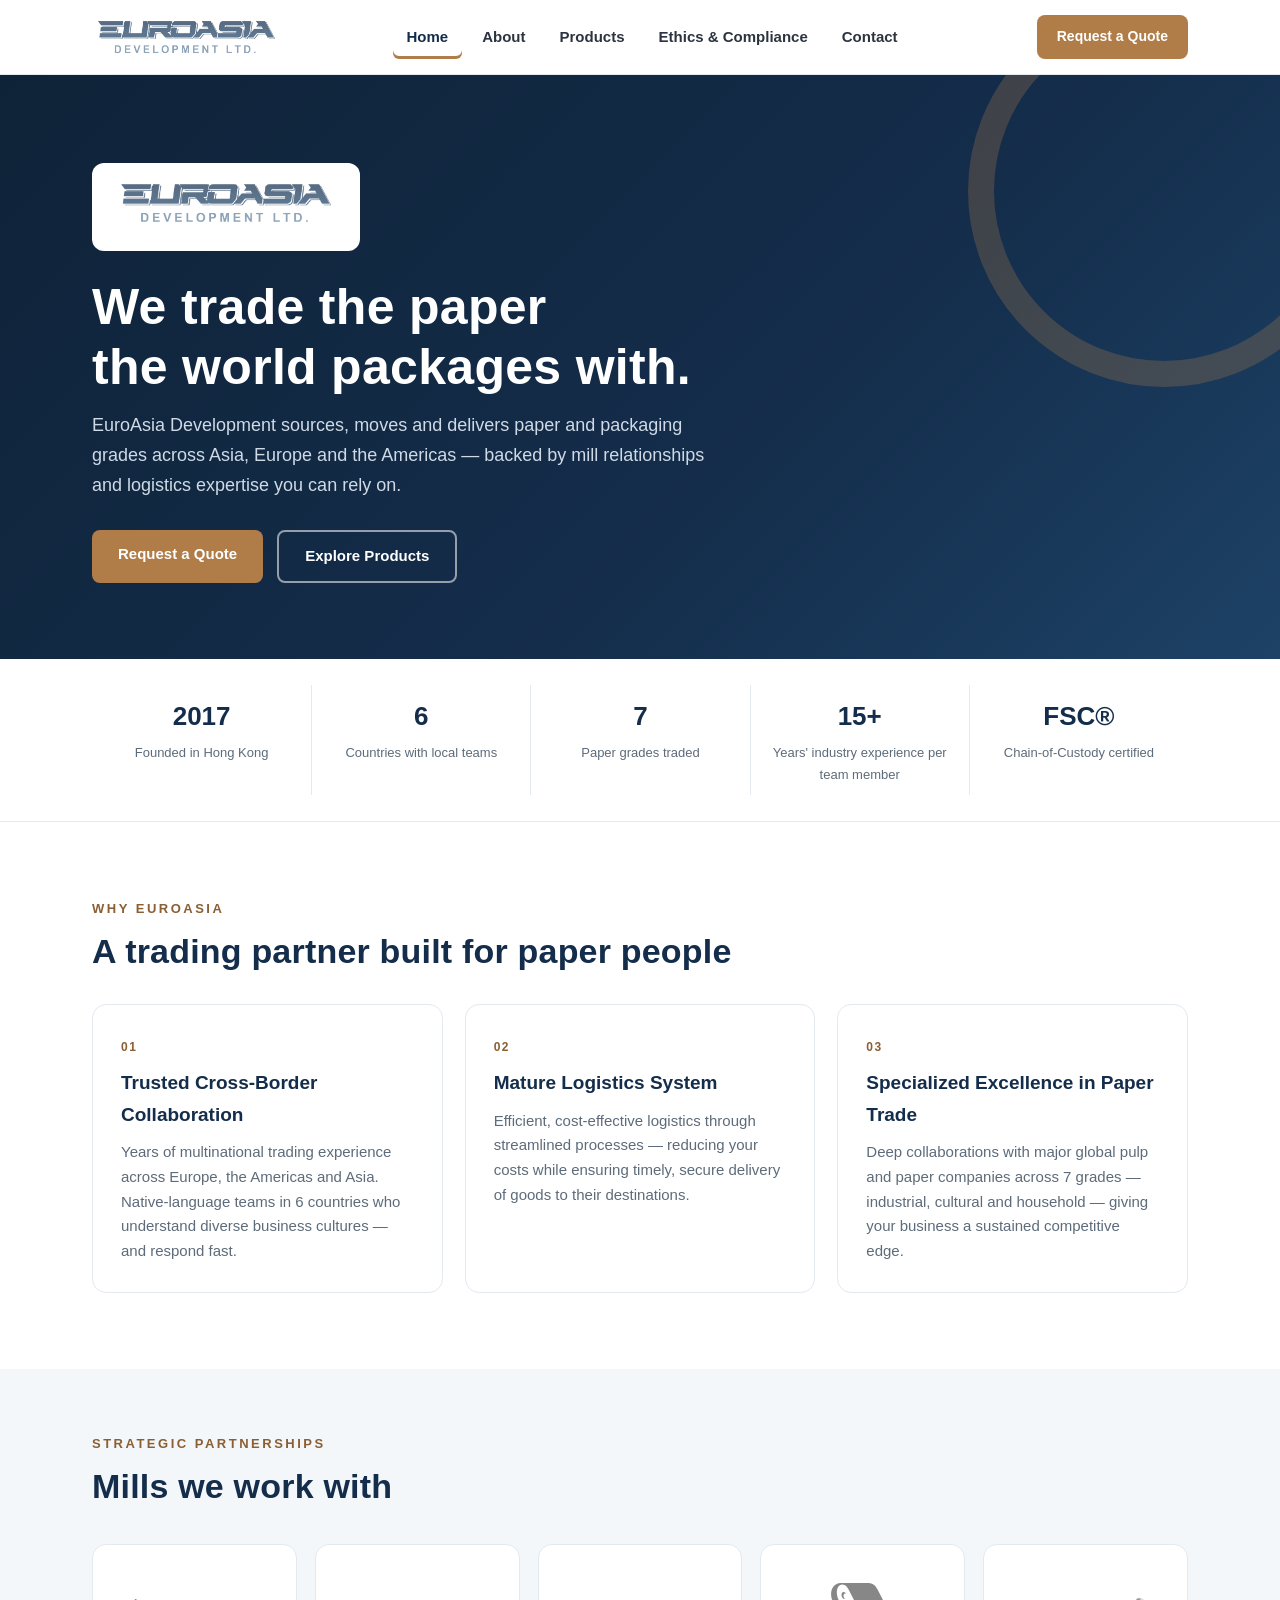
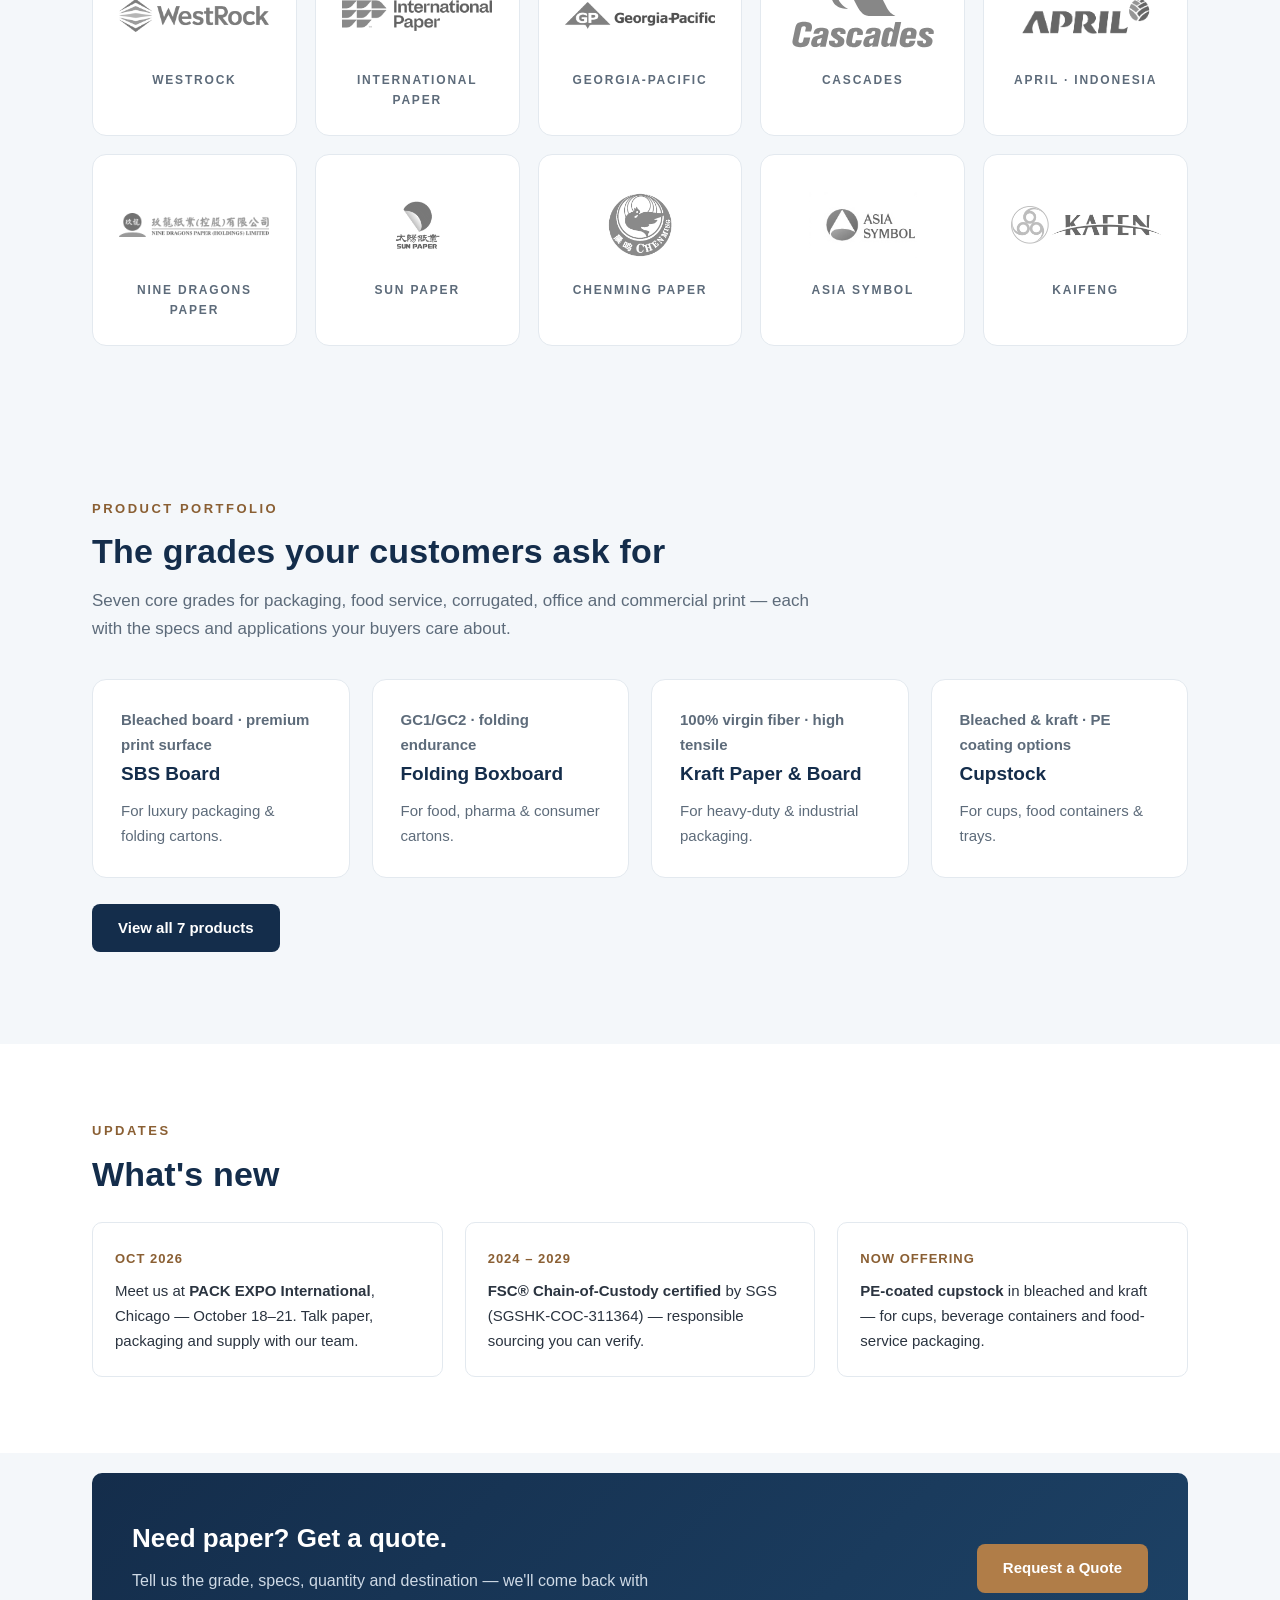
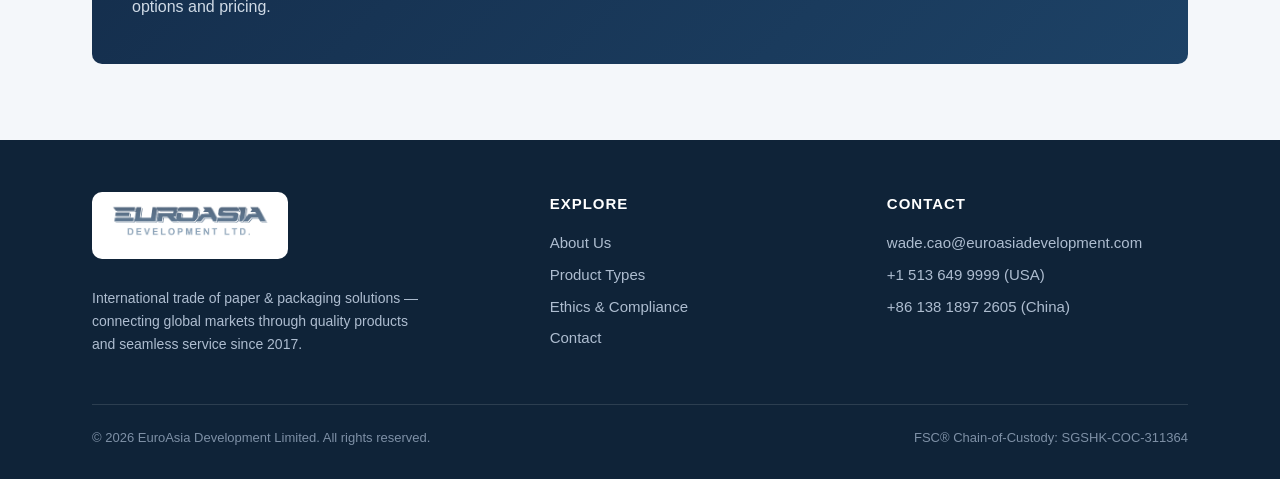
<file: index.html>
<!DOCTYPE html>
<html lang="en">
<head>
<meta charset="UTF-8">
<meta name="viewport" content="width=device-width, initial-scale=1.0">
<title>EuroAsia Development Limited — Paper &amp; Packaging Trade</title>
<meta name="description" content="EuroAsia Development sources, moves and delivers paper and packaging grades across Asia, Europe and the Americas. FSC Chain-of-Custody certified.">
<link rel="icon" href="assets/img/logo.png">
<link rel="stylesheet" href="assets/css/style.css">
</head>
<body>
<header class="site-header">
  <div class="wrap">
    <a class="brand" href="index.html" aria-label="EuroAsia Development home"><img src="assets/img/logo.png" alt="EuroAsia Development Limited"></a>
    <button class="nav-toggle" aria-label="Menu">&#9776;</button>
    <nav class="nav">
      <a href="index.html" class="active">Home</a>
      <a href="about.html">About</a>
      <a href="products.html">Products</a>
      <a href="ethics.html">Ethics &amp; Compliance</a>
      <a href="contact.html">Contact</a>
    </nav>
    <a class="btn kraft btn-sm header-cta" href="contact.html">Request a Quote</a>
  </div>
</header>

<section class="hero">
  <div class="wrap">
    <div class="hero-logo"><img src="assets/img/logo.png" alt="EuroAsia Development Limited"></div>
    <h1>We trade the paper<br>the world packages with.</h1>
    <p class="lead">EuroAsia Development sources, moves and delivers paper and packaging grades across Asia, Europe and the Americas — backed by mill relationships and logistics expertise you can rely on.</p>
    <div class="cta-row">
      <a class="btn kraft" href="contact.html">Request a Quote</a>
      <a class="btn ghost" href="products.html">Explore Products</a>
    </div>
  </div>
</section>

<div class="stats-bar">
  <div class="wrap">
    <div class="stat"><span class="num">2017</span><span class="lbl">Founded in Hong Kong</span></div>
    <div class="stat"><span class="num">6</span><span class="lbl">Countries with local teams</span></div>
    <div class="stat"><span class="num">7</span><span class="lbl">Paper grades traded</span></div>
    <div class="stat"><span class="num">15+</span><span class="lbl">Years' industry experience per team member</span></div>
    <div class="stat"><span class="num">FSC&reg;</span><span class="lbl">Chain-of-Custody certified</span></div>
  </div>
</div>

<section class="section">
  <div class="wrap">
    <p class="kicker reveal">Why EuroAsia</p>
    <h2 class="sec-title reveal">A trading partner built for paper people</h2>
    <div class="grid3" style="margin-top:30px">
      <div class="card reveal">
        <span class="tag">01</span>
        <h3>Trusted Cross-Border Collaboration</h3>
        <p>Years of multinational trading experience across Europe, the Americas and Asia. Native-language teams in 6 countries who understand diverse business cultures — and respond fast.</p>
      </div>
      <div class="card reveal">
        <span class="tag">02</span>
        <h3>Mature Logistics System</h3>
        <p>Efficient, cost-effective logistics through streamlined processes — reducing your costs while ensuring timely, secure delivery of goods to their destinations.</p>
      </div>
      <div class="card reveal">
        <span class="tag">03</span>
        <h3>Specialized Excellence in Paper Trade</h3>
        <p>Deep collaborations with major global pulp and paper companies across 7 grades — industrial, cultural and household — giving your business a sustained competitive edge.</p>
      </div>
    </div>
  </div>
</section>

<section class="section soft partners" style="padding-top:64px">
  <div class="wrap">
    <p class="kicker reveal">Strategic Partnerships</p>
    <h2 class="sec-title reveal">Mills we work with</h2>
    <div class="partner-grid">
      <div class="partner-card reveal"><div class="partner-logo"><img src="assets/img/partners/westrock.png" alt="WestRock"></div><div class="partner-name">WestRock</div></div>
      <div class="partner-card reveal"><div class="partner-logo"><img src="assets/img/partners/intlpaper.png" alt="International Paper"></div><div class="partner-name">International Paper</div></div>
      <div class="partner-card reveal"><div class="partner-logo"><img src="assets/img/partners/georgiapacific.png" alt="Georgia-Pacific"></div><div class="partner-name">Georgia-Pacific</div></div>
      <div class="partner-card reveal"><div class="partner-logo"><img src="assets/img/partners/cascades.svg" alt="Cascades"></div><div class="partner-name">Cascades</div></div>
      <div class="partner-card reveal"><div class="partner-logo"><img src="assets/img/partners/april.png" alt="APRIL"></div><div class="partner-name">APRIL · Indonesia</div></div>
      <div class="partner-card reveal"><div class="partner-logo"><img src="assets/img/partners/ninedragons.png" alt="Nine Dragons Paper"></div><div class="partner-name">Nine Dragons Paper</div></div>
      <div class="partner-card reveal"><div class="partner-logo"><img src="assets/img/partners/sunpaper.png" alt="Sun Paper"></div><div class="partner-name">Sun Paper</div></div>
      <div class="partner-card reveal"><div class="partner-logo"><img src="assets/img/partners/chenming.png" alt="Chenming Paper"></div><div class="partner-name">Chenming Paper</div></div>
      <div class="partner-card reveal"><div class="partner-logo"><img src="assets/img/partners/asiasymbol.jpg" alt="Asia Symbol"></div><div class="partner-name">Asia Symbol</div></div>
      <div class="partner-card reveal"><div class="partner-logo"><img src="assets/img/partners/kaifeng.png" alt="Kaifeng"></div><div class="partner-name">Kaifeng</div></div>
    </div>
  </div>
</section>

<section class="section soft">
  <div class="wrap">
    <p class="kicker reveal">Product Portfolio</p>
    <h2 class="sec-title reveal">The grades your customers ask for</h2>
    <p class="sec-sub">Seven core grades for packaging, food service, corrugated, office and commercial print — each with the specs and applications your buyers care about.</p>
    <div class="grid4">
      <div class="card reveal"><p class="spec">Bleached board · premium print surface</p><h3>SBS Board</h3><p class="apps">For luxury packaging &amp; folding cartons.</p></div>
      <div class="card reveal"><p class="spec">GC1/GC2 · folding endurance</p><h3>Folding Boxboard</h3><p class="apps">For food, pharma &amp; consumer cartons.</p></div>
      <div class="card reveal"><p class="spec">100% virgin fiber · high tensile</p><h3>Kraft Paper &amp; Board</h3><p class="apps">For heavy-duty &amp; industrial packaging.</p></div>
      <div class="card reveal"><p class="spec">Bleached &amp; kraft · PE coating options</p><h3>Cupstock</h3><p class="apps">For cups, food containers &amp; trays.</p></div>
    </div>
    <p style="margin-top:26px"><a class="btn" href="products.html">View all 7 products</a></p>
  </div>
</section>

<section class="section">
  <div class="wrap">
    <p class="kicker reveal">Updates</p>
    <h2 class="sec-title reveal">What's new</h2>
    <div class="news-list">
      <div class="news-item reveal"><span class="date">Oct 2026</span><p>Meet us at <strong>PACK EXPO International</strong>, Chicago — October 18–21. Talk paper, packaging and supply with our team.</p></div>
      <div class="news-item reveal"><span class="date">2024 – 2029</span><p><strong>FSC&reg; Chain-of-Custody certified</strong> by SGS (SGSHK-COC-311364) — responsible sourcing you can verify.</p></div>
      <div class="news-item reveal"><span class="date">Now offering</span><p><strong>PE-coated cupstock</strong> in bleached and kraft — for cups, beverage containers and food-service packaging.</p></div>
    </div>
  </div>
</section>

<section class="section soft" style="padding-top:20px">
  <div class="wrap">
    <div class="cta-band">
      <div><h2>Need paper? Get a quote.</h2><p>Tell us the grade, specs, quantity and destination — we'll come back with options and pricing.</p></div>
      <a class="btn kraft" href="contact.html">Request a Quote</a>
    </div>
  </div>
</section>

<footer>
  <div class="wrap">
    <div class="foot-grid">
      <div>
        <span class="foot-logo"><img src="assets/img/logo.png" alt="EuroAsia Development Limited"></span>
        <p style="font-size:14px;max-width:340px">International trade of paper &amp; packaging solutions — connecting global markets through quality products and seamless service since 2017.</p>
      </div>
      <div>
        <h4>Explore</h4>
        <a href="about.html">About Us</a>
        <a href="products.html">Product Types</a>
        <a href="ethics.html">Ethics &amp; Compliance</a>
        <a href="contact.html">Contact</a>
      </div>
      <div>
        <h4>Contact</h4>
        <a href="mailto:wade.cao@euroasiadevelopment.com">wade.cao@euroasiadevelopment.com</a>
        <a href="tel:+15136499999">+1 513 649 9999 (USA)</a>
        <a href="tel:+8613818972605">+86 138 1897 2605 (China)</a>
      </div>
    </div>
    <div class="copyright">
      <span>&copy; <span data-year>2026</span> EuroAsia Development Limited. All rights reserved.</span>
      <span>FSC&reg; Chain-of-Custody: SGSHK-COC-311364</span>
    </div>
  </div>
</footer>
<script src="assets/js/main.js"></script>
</body>
</html>
</file>
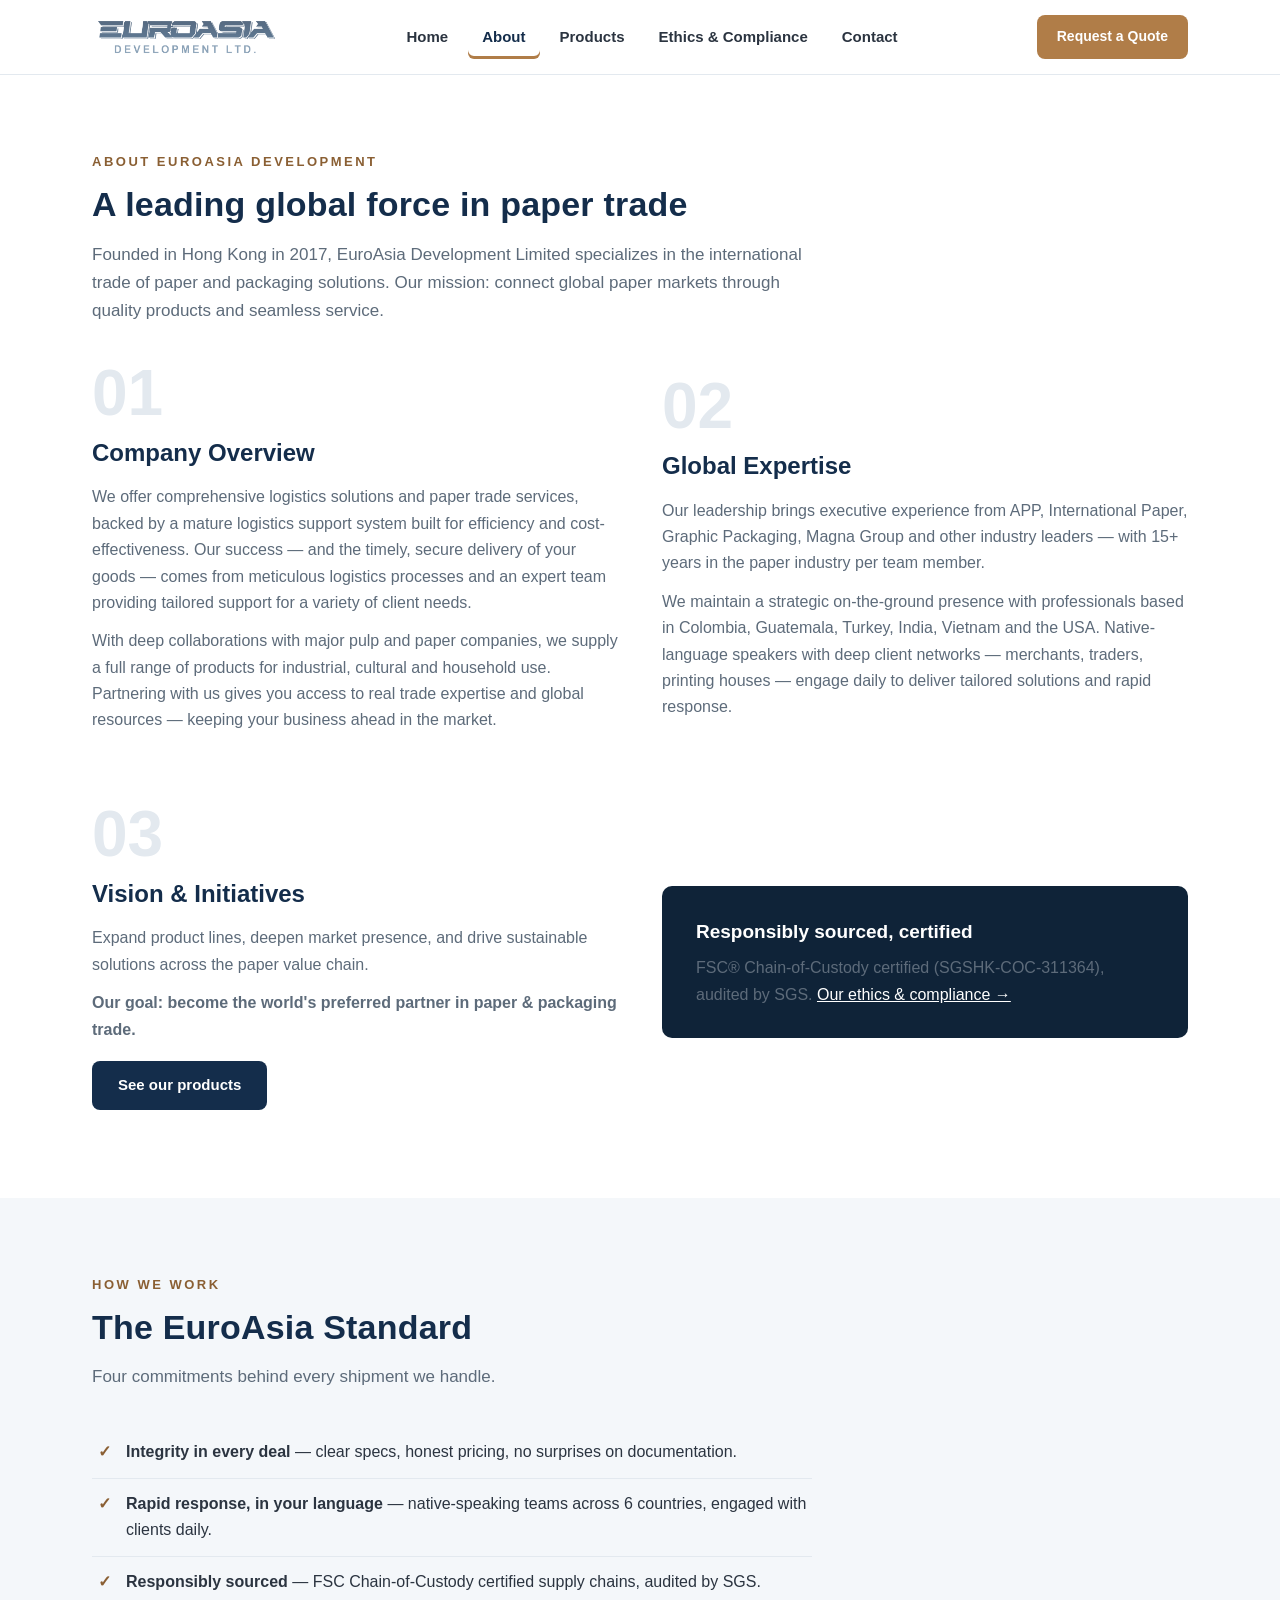
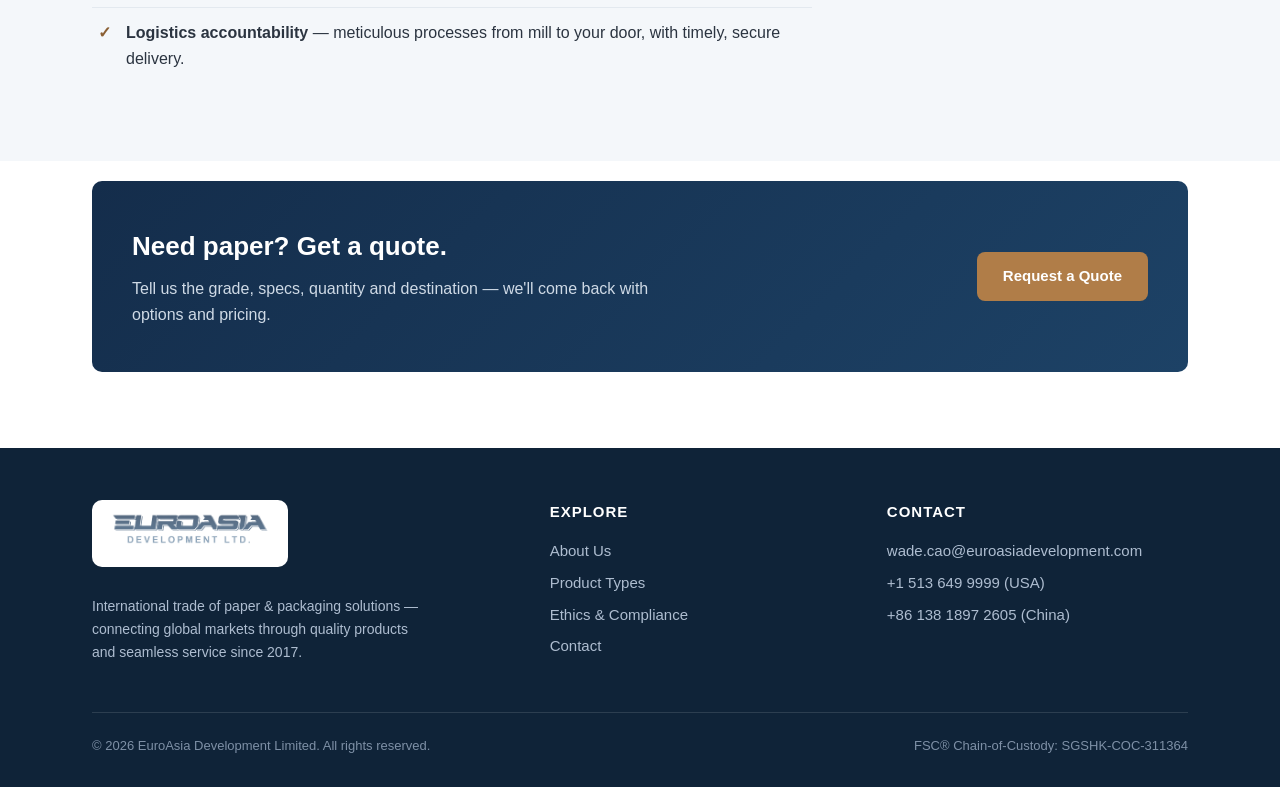
<file: about.html>
<!DOCTYPE html>
<html lang="en">
<head>
<meta charset="UTF-8">
<meta name="viewport" content="width=device-width, initial-scale=1.0">
<title>About Us — EuroAsia Development Limited</title>
<meta name="description" content="Founded in Hong Kong in 2017, EuroAsia Development connects global paper markets through quality products and seamless service.">
<link rel="icon" href="assets/img/logo.png">
<link rel="stylesheet" href="assets/css/style.css">
</head>
<body>
<header class="site-header">
  <div class="wrap">
    <a class="brand" href="index.html" aria-label="EuroAsia Development home"><img src="assets/img/logo.png" alt="EuroAsia Development Limited"></a>
    <button class="nav-toggle" aria-label="Menu">&#9776;</button>
    <nav class="nav">
      <a href="index.html">Home</a>
      <a href="about.html" class="active">About</a>
      <a href="products.html">Products</a>
      <a href="ethics.html">Ethics &amp; Compliance</a>
      <a href="contact.html">Contact</a>
    </nav>
    <a class="btn kraft btn-sm header-cta" href="contact.html">Request a Quote</a>
  </div>
</header>

<section class="section">
  <div class="wrap">
    <p class="kicker reveal">About EuroAsia Development</p>
    <h2 class="sec-title reveal">A leading global force in paper trade</h2>
    <p class="sec-sub">Founded in Hong Kong in 2017, EuroAsia Development Limited specializes in the international trade of paper and packaging solutions. Our mission: connect global paper markets through quality products and seamless service.</p>

    <div class="feature reveal">
      <div class="f-text">
        <div class="f-num">01</div>
        <h3>Company Overview</h3>
        <p>We offer comprehensive logistics solutions and paper trade services, backed by a mature logistics support system built for efficiency and cost-effectiveness. Our success — and the timely, secure delivery of your goods — comes from meticulous logistics processes and an expert team providing tailored support for a variety of client needs.</p>
        <p>With deep collaborations with major pulp and paper companies, we supply a full range of products for industrial, cultural and household use. Partnering with us gives you access to real trade expertise and global resources — keeping your business ahead in the market.</p>
      </div>
      <div class="f-text">
        <div class="f-num">02</div>
        <h3>Global Expertise</h3>
        <p>Our leadership brings executive experience from APP, International Paper, Graphic Packaging, Magna Group and other industry leaders — with 15+ years in the paper industry per team member.</p>
        <p>We maintain a strategic on-the-ground presence with professionals based in Colombia, Guatemala, Turkey, India, Vietnam and the USA. Native-language speakers with deep client networks — merchants, traders, printing houses — engage daily to deliver tailored solutions and rapid response.</p>
      </div>
    </div>

    <div class="feature reveal">
      <div class="f-text">
        <div class="f-num">03</div>
        <h3>Vision &amp; Initiatives</h3>
        <p>Expand product lines, deepen market presence, and drive sustainable solutions across the paper value chain.</p>
        <p><strong>Our goal: become the world's preferred partner in paper &amp; packaging trade.</strong></p>
        <p style="margin-top:18px"><a class="btn" href="products.html">See our products</a></p>
      </div>
      <div class="f-text">
        <div class="fsc-strip" style="margin:0">
          <div style="flex:1;min-width:220px">
            <strong>Responsibly sourced, certified</strong>
            <p style="margin:8px 0 0">FSC&reg; Chain-of-Custody certified (SGSHK-COC-311364), audited by SGS. <a href="ethics.html">Our ethics &amp; compliance &rarr;</a></p>
          </div>
        </div>
      </div>
    </div>
  </div>
</section>

<section class="section soft">
  <div class="wrap">
    <p class="kicker reveal">How we work</p>
    <h2 class="sec-title reveal">The EuroAsia Standard</h2>
    <p class="sec-sub">Four commitments behind every shipment we handle.</p>
    <ul class="standard-list" style="max-width:720px">
      <li><strong>Integrity in every deal</strong> — clear specs, honest pricing, no surprises on documentation.</li>
      <li><strong>Rapid response, in your language</strong> — native-speaking teams across 6 countries, engaged with clients daily.</li>
      <li><strong>Responsibly sourced</strong> — FSC Chain-of-Custody certified supply chains, audited by SGS.</li>
      <li><strong>Logistics accountability</strong> — meticulous processes from mill to your door, with timely, secure delivery.</li>
    </ul>
  </div>
</section>

<section class="section" style="padding-top:20px">
  <div class="wrap">
    <div class="cta-band">
      <div><h2>Need paper? Get a quote.</h2><p>Tell us the grade, specs, quantity and destination — we'll come back with options and pricing.</p></div>
      <a class="btn kraft" href="contact.html">Request a Quote</a>
    </div>
  </div>
</section>

<footer>
  <div class="wrap">
    <div class="foot-grid">
      <div>
        <span class="foot-logo"><img src="assets/img/logo.png" alt="EuroAsia Development Limited"></span>
        <p style="font-size:14px;max-width:340px">International trade of paper &amp; packaging solutions — connecting global markets through quality products and seamless service since 2017.</p>
      </div>
      <div>
        <h4>Explore</h4>
        <a href="about.html">About Us</a>
        <a href="products.html">Product Types</a>
        <a href="ethics.html">Ethics &amp; Compliance</a>
        <a href="contact.html">Contact</a>
      </div>
      <div>
        <h4>Contact</h4>
        <a href="mailto:wade.cao@euroasiadevelopment.com">wade.cao@euroasiadevelopment.com</a>
        <a href="tel:+15136499999">+1 513 649 9999 (USA)</a>
        <a href="tel:+8613818972605">+86 138 1897 2605 (China)</a>
      </div>
    </div>
    <div class="copyright">
      <span>&copy; <span data-year>2026</span> EuroAsia Development Limited. All rights reserved.</span>
      <span>FSC&reg; Chain-of-Custody: SGSHK-COC-311364</span>
    </div>
  </div>
</footer>
<script src="assets/js/main.js"></script>
</body>
</html>
</file>
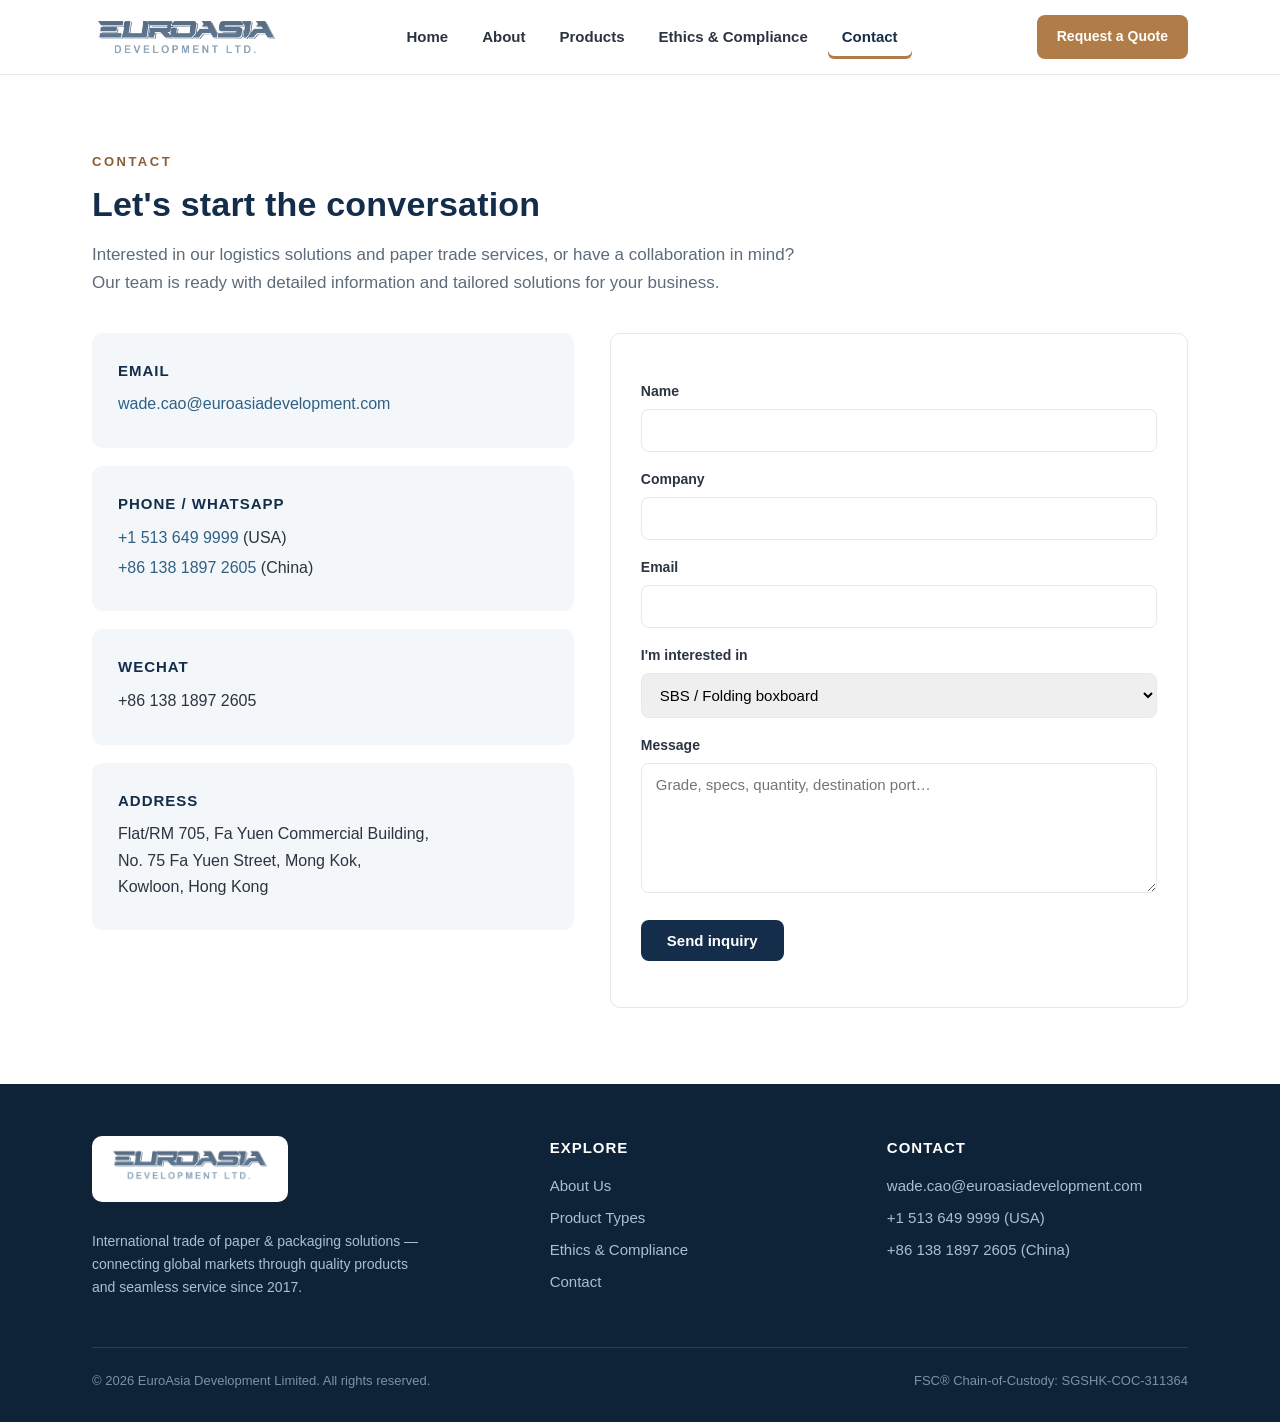
<file: contact.html>
<!DOCTYPE html>
<html lang="en">
<head>
<meta charset="UTF-8">
<meta name="viewport" content="width=device-width, initial-scale=1.0">
<title>Contact — EuroAsia Development Limited</title>
<meta name="description" content="Contact EuroAsia Development for paper trade inquiries — email, phone, WhatsApp, WeChat and office address.">
<link rel="icon" href="assets/img/logo.png">
<link rel="stylesheet" href="assets/css/style.css">
</head>
<body>
<header class="site-header">
  <div class="wrap">
    <a class="brand" href="index.html" aria-label="EuroAsia Development home"><img src="assets/img/logo.png" alt="EuroAsia Development Limited"></a>
    <button class="nav-toggle" aria-label="Menu">&#9776;</button>
    <nav class="nav">
      <a href="index.html">Home</a>
      <a href="about.html">About</a>
      <a href="products.html">Products</a>
      <a href="ethics.html">Ethics &amp; Compliance</a>
      <a href="contact.html" class="active">Contact</a>
    </nav>
    <a class="btn kraft btn-sm header-cta" href="contact.html">Request a Quote</a>
  </div>
</header>

<section class="section">
  <div class="wrap">
    <p class="kicker reveal">Contact</p>
    <h2 class="sec-title reveal">Let's start the conversation</h2>
    <p class="sec-sub">Interested in our logistics solutions and paper trade services, or have a collaboration in mind? Our team is ready with detailed information and tailored solutions for your business.</p>

    <div class="contact-grid" style="margin-top:30px">
      <div>
        <div class="info-card reveal">
          <h4>Email</h4>
          <p><a href="mailto:wade.cao@euroasiadevelopment.com">wade.cao@euroasiadevelopment.com</a></p>
        </div>
        <div class="info-card reveal">
          <h4>Phone / WhatsApp</h4>
          <p><a href="tel:+15136499999">+1 513 649 9999</a> (USA)</p>
          <p><a href="tel:+8613818972605">+86 138 1897 2605</a> (China)</p>
        </div>
        <div class="info-card reveal">
          <h4>WeChat</h4>
          <p>+86 138 1897 2605</p>
        </div>
        <div class="info-card reveal">
          <h4>Address</h4>
          <p>Flat/RM 705, Fa Yuen Commercial Building,<br>No. 75 Fa Yuen Street, Mong Kok,<br>Kowloon, Hong Kong</p>
        </div>
      </div>
      <div>
        <form class="inquiry" action="https://formsubmit.co/wade.cao@euroasiadevelopment.com" method="POST">
          <!-- Free form backend (formsubmit.co). First submission triggers a one-time activation email. -->
          <input type="hidden" name="_subject" value="Website inquiry — EuroAsia Development">
          <input type="hidden" name="_template" value="table">
          <input type="text" name="_honey" style="display:none">
          <label for="name">Name</label>
          <input id="name" name="name" type="text" required autocomplete="name">
          <label for="company">Company</label>
          <input id="company" name="company" type="text" autocomplete="organization">
          <label for="email">Email</label>
          <input id="email" name="email" type="email" required autocomplete="email">
          <label for="interest">I'm interested in</label>
          <select id="interest" name="interest">
            <option>SBS / Folding boxboard</option>
            <option>Kraft paper &amp; board</option>
            <option>Cupstock</option>
            <option>Test liner / containerboard</option>
            <option>Copy / printing paper</option>
            <option>Logistics &amp; sourcing services</option>
            <option>Other</option>
          </select>
          <label for="message">Message</label>
          <textarea id="message" name="message" required placeholder="Grade, specs, quantity, destination port…"></textarea>
          <p style="margin-top:18px"><button class="btn" type="submit">Send inquiry</button></p>
        </form>
      </div>
    </div>
  </div>
</section>

<footer>
  <div class="wrap">
    <div class="foot-grid">
      <div>
        <span class="foot-logo"><img src="assets/img/logo.png" alt="EuroAsia Development Limited"></span>
        <p style="font-size:14px;max-width:340px">International trade of paper &amp; packaging solutions — connecting global markets through quality products and seamless service since 2017.</p>
      </div>
      <div>
        <h4>Explore</h4>
        <a href="about.html">About Us</a>
        <a href="products.html">Product Types</a>
        <a href="ethics.html">Ethics &amp; Compliance</a>
        <a href="contact.html">Contact</a>
      </div>
      <div>
        <h4>Contact</h4>
        <a href="mailto:wade.cao@euroasiadevelopment.com">wade.cao@euroasiadevelopment.com</a>
        <a href="tel:+15136499999">+1 513 649 9999 (USA)</a>
        <a href="tel:+8613818972605">+86 138 1897 2605 (China)</a>
      </div>
    </div>
    <div class="copyright">
      <span>&copy; <span data-year>2026</span> EuroAsia Development Limited. All rights reserved.</span>
      <span>FSC&reg; Chain-of-Custody: SGSHK-COC-311364</span>
    </div>
  </div>
</footer>
<script src="assets/js/main.js"></script>
</body>
</html>
</file>
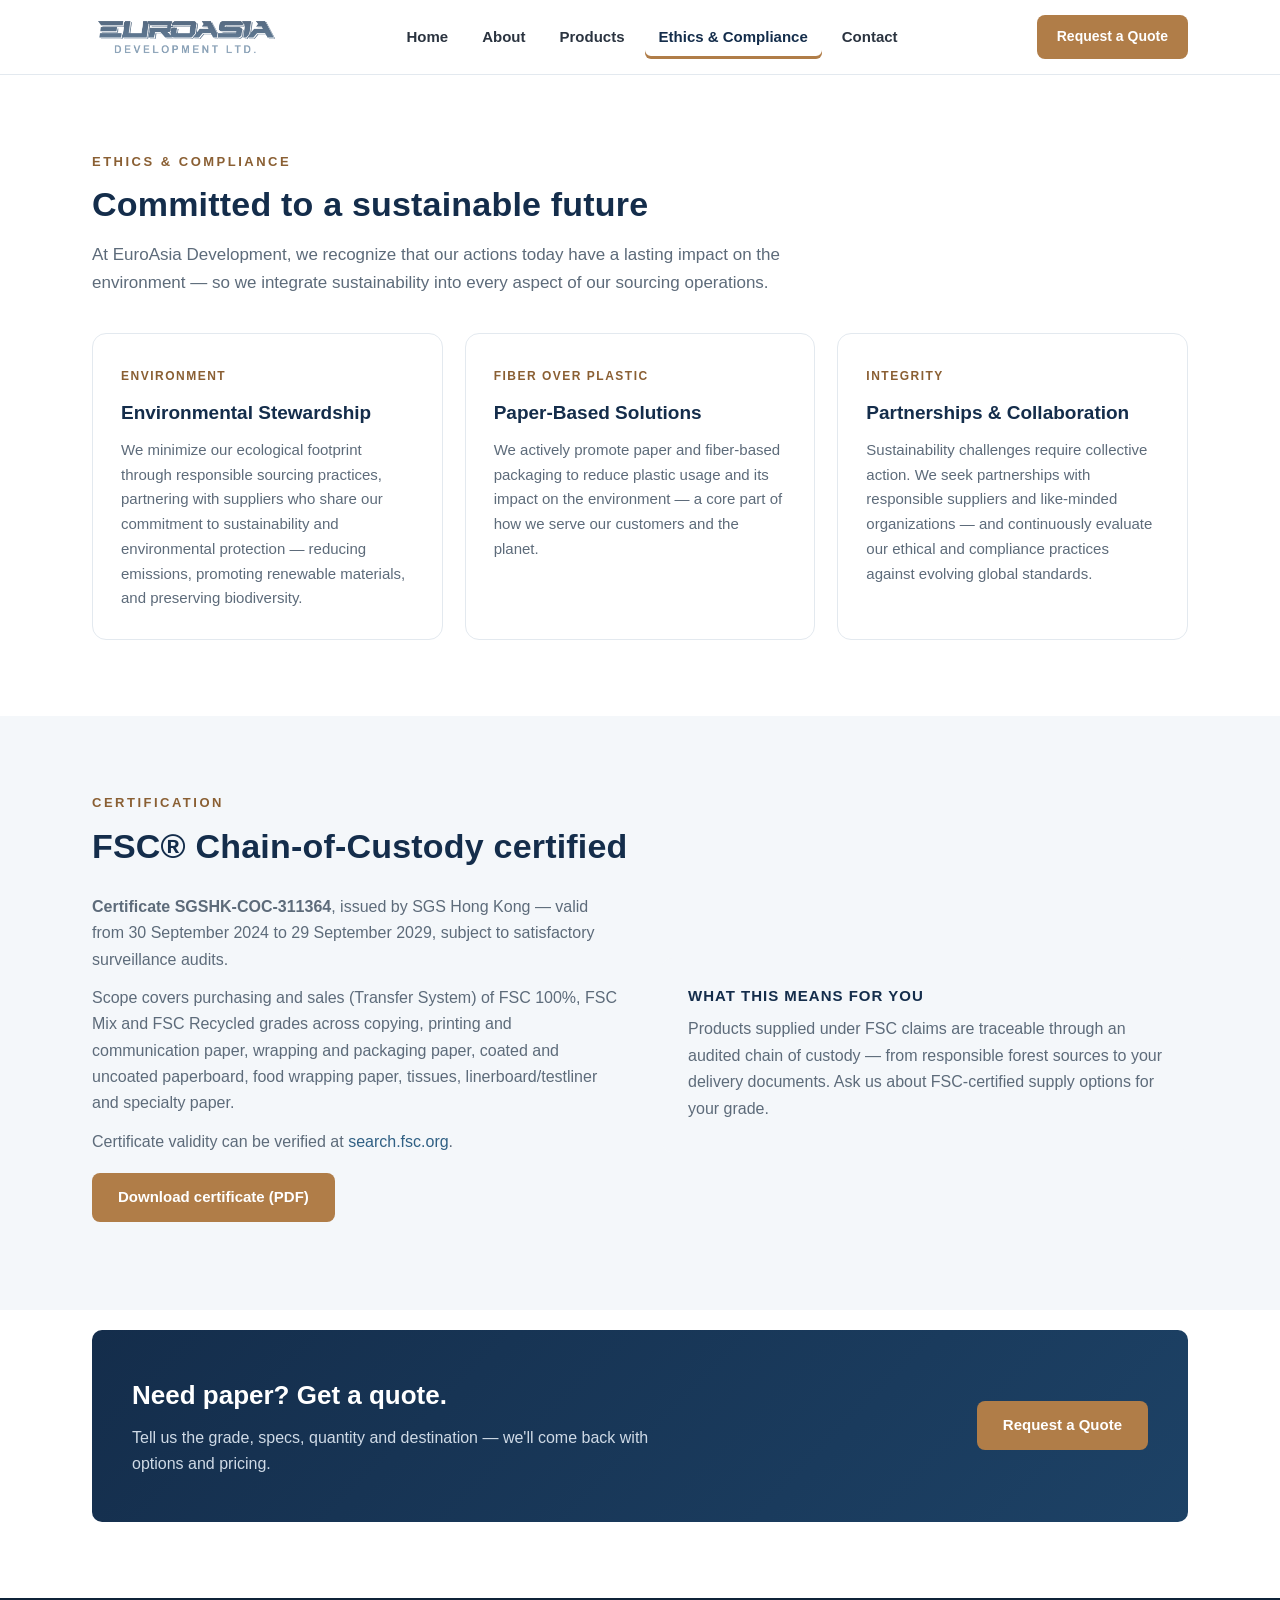
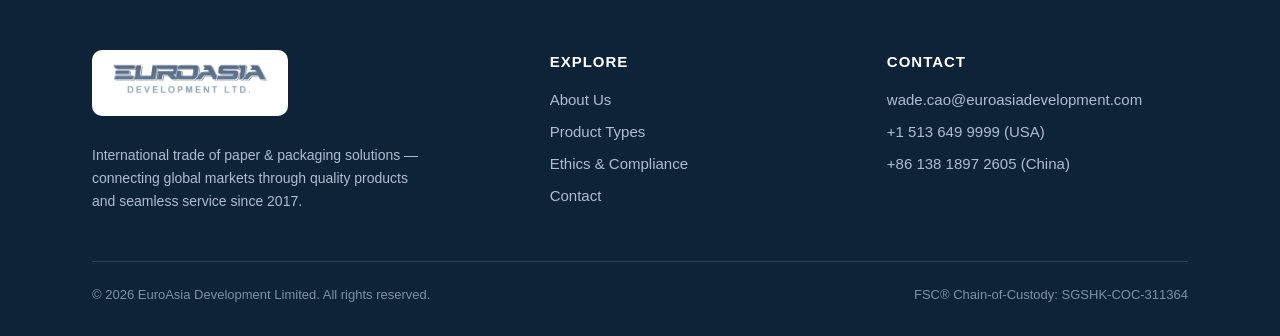
<file: ethics.html>
<!DOCTYPE html>
<html lang="en">
<head>
<meta charset="UTF-8">
<meta name="viewport" content="width=device-width, initial-scale=1.0">
<title>Ethics &amp; Compliance — EuroAsia Development Limited</title>
<meta name="description" content="EuroAsia Development's commitment to sustainability, environmental stewardship and ethical sourcing — FSC Chain-of-Custody certified.">
<link rel="icon" href="assets/img/logo.png">
<link rel="stylesheet" href="assets/css/style.css">
</head>
<body>
<header class="site-header">
  <div class="wrap">
    <a class="brand" href="index.html" aria-label="EuroAsia Development home"><img src="assets/img/logo.png" alt="EuroAsia Development Limited"></a>
    <button class="nav-toggle" aria-label="Menu">&#9776;</button>
    <nav class="nav">
      <a href="index.html">Home</a>
      <a href="about.html">About</a>
      <a href="products.html">Products</a>
      <a href="ethics.html" class="active">Ethics &amp; Compliance</a>
      <a href="contact.html">Contact</a>
    </nav>
    <a class="btn kraft btn-sm header-cta" href="contact.html">Request a Quote</a>
  </div>
</header>

<section class="section">
  <div class="wrap">
    <p class="kicker reveal">Ethics &amp; Compliance</p>
    <h2 class="sec-title reveal">Committed to a sustainable future</h2>
    <p class="sec-sub">At EuroAsia Development, we recognize that our actions today have a lasting impact on the environment — so we integrate sustainability into every aspect of our sourcing operations.</p>

    <div class="grid3" style="margin-top:30px">
      <div class="card reveal">
        <span class="tag">Environment</span>
        <h3>Environmental Stewardship</h3>
        <p>We minimize our ecological footprint through responsible sourcing practices, partnering with suppliers who share our commitment to sustainability and environmental protection — reducing emissions, promoting renewable materials, and preserving biodiversity.</p>
      </div>
      <div class="card reveal">
        <span class="tag">Fiber over plastic</span>
        <h3>Paper-Based Solutions</h3>
        <p>We actively promote paper and fiber-based packaging to reduce plastic usage and its impact on the environment — a core part of how we serve our customers and the planet.</p>
      </div>
      <div class="card reveal">
        <span class="tag">Integrity</span>
        <h3>Partnerships &amp; Collaboration</h3>
        <p>Sustainability challenges require collective action. We seek partnerships with responsible suppliers and like-minded organizations — and continuously evaluate our ethical and compliance practices against evolving global standards.</p>
      </div>
    </div>
  </div>
</section>

<section class="section soft">
  <div class="wrap">
    <p class="kicker reveal">Certification</p>
    <h2 class="sec-title reveal">FSC&reg; Chain-of-Custody certified</h2>
    <div class="feature reveal" style="margin-top:26px">
      <div class="f-text">
        <p><strong>Certificate SGSHK-COC-311364</strong>, issued by SGS Hong Kong — valid from 30 September 2024 to 29 September 2029, subject to satisfactory surveillance audits.</p>
        <p>Scope covers purchasing and sales (Transfer System) of FSC 100%, FSC Mix and FSC Recycled grades across copying, printing and communication paper, wrapping and packaging paper, coated and uncoated paperboard, food wrapping paper, tissues, linerboard/testliner and specialty paper.</p>
        <p>Certificate validity can be verified at <a href="https://search.fsc.org" target="_blank" rel="noopener">search.fsc.org</a>.</p>
        <p style="margin-top:18px"><a class="btn kraft" href="assets/docs/fsc-certificate.pdf" target="_blank" rel="noopener">Download certificate (PDF)</a></p>
      </div>
      <div class="f-text">
        <div class="info-card reveal">
          <h4>What this means for you</h4>
          <p>Products supplied under FSC claims are traceable through an audited chain of custody — from responsible forest sources to your delivery documents. Ask us about FSC-certified supply options for your grade.</p>
        </div>
      </div>
    </div>
  </div>
</section>

<section class="section" style="padding-top:20px">
  <div class="wrap">
    <div class="cta-band">
      <div><h2>Need paper? Get a quote.</h2><p>Tell us the grade, specs, quantity and destination — we'll come back with options and pricing.</p></div>
      <a class="btn kraft" href="contact.html">Request a Quote</a>
    </div>
  </div>
</section>

<footer>
  <div class="wrap">
    <div class="foot-grid">
      <div>
        <span class="foot-logo"><img src="assets/img/logo.png" alt="EuroAsia Development Limited"></span>
        <p style="font-size:14px;max-width:340px">International trade of paper &amp; packaging solutions — connecting global markets through quality products and seamless service since 2017.</p>
      </div>
      <div>
        <h4>Explore</h4>
        <a href="about.html">About Us</a>
        <a href="products.html">Product Types</a>
        <a href="ethics.html">Ethics &amp; Compliance</a>
        <a href="contact.html">Contact</a>
      </div>
      <div>
        <h4>Contact</h4>
        <a href="mailto:wade.cao@euroasiadevelopment.com">wade.cao@euroasiadevelopment.com</a>
        <a href="tel:+15136499999">+1 513 649 9999 (USA)</a>
        <a href="tel:+8613818972605">+86 138 1897 2605 (China)</a>
      </div>
    </div>
    <div class="copyright">
      <span>&copy; <span data-year>2026</span> EuroAsia Development Limited. All rights reserved.</span>
      <span>FSC&reg; Chain-of-Custody: SGSHK-COC-311364</span>
    </div>
  </div>
</footer>
<script src="assets/js/main.js"></script>
</body>
</html>
</file>
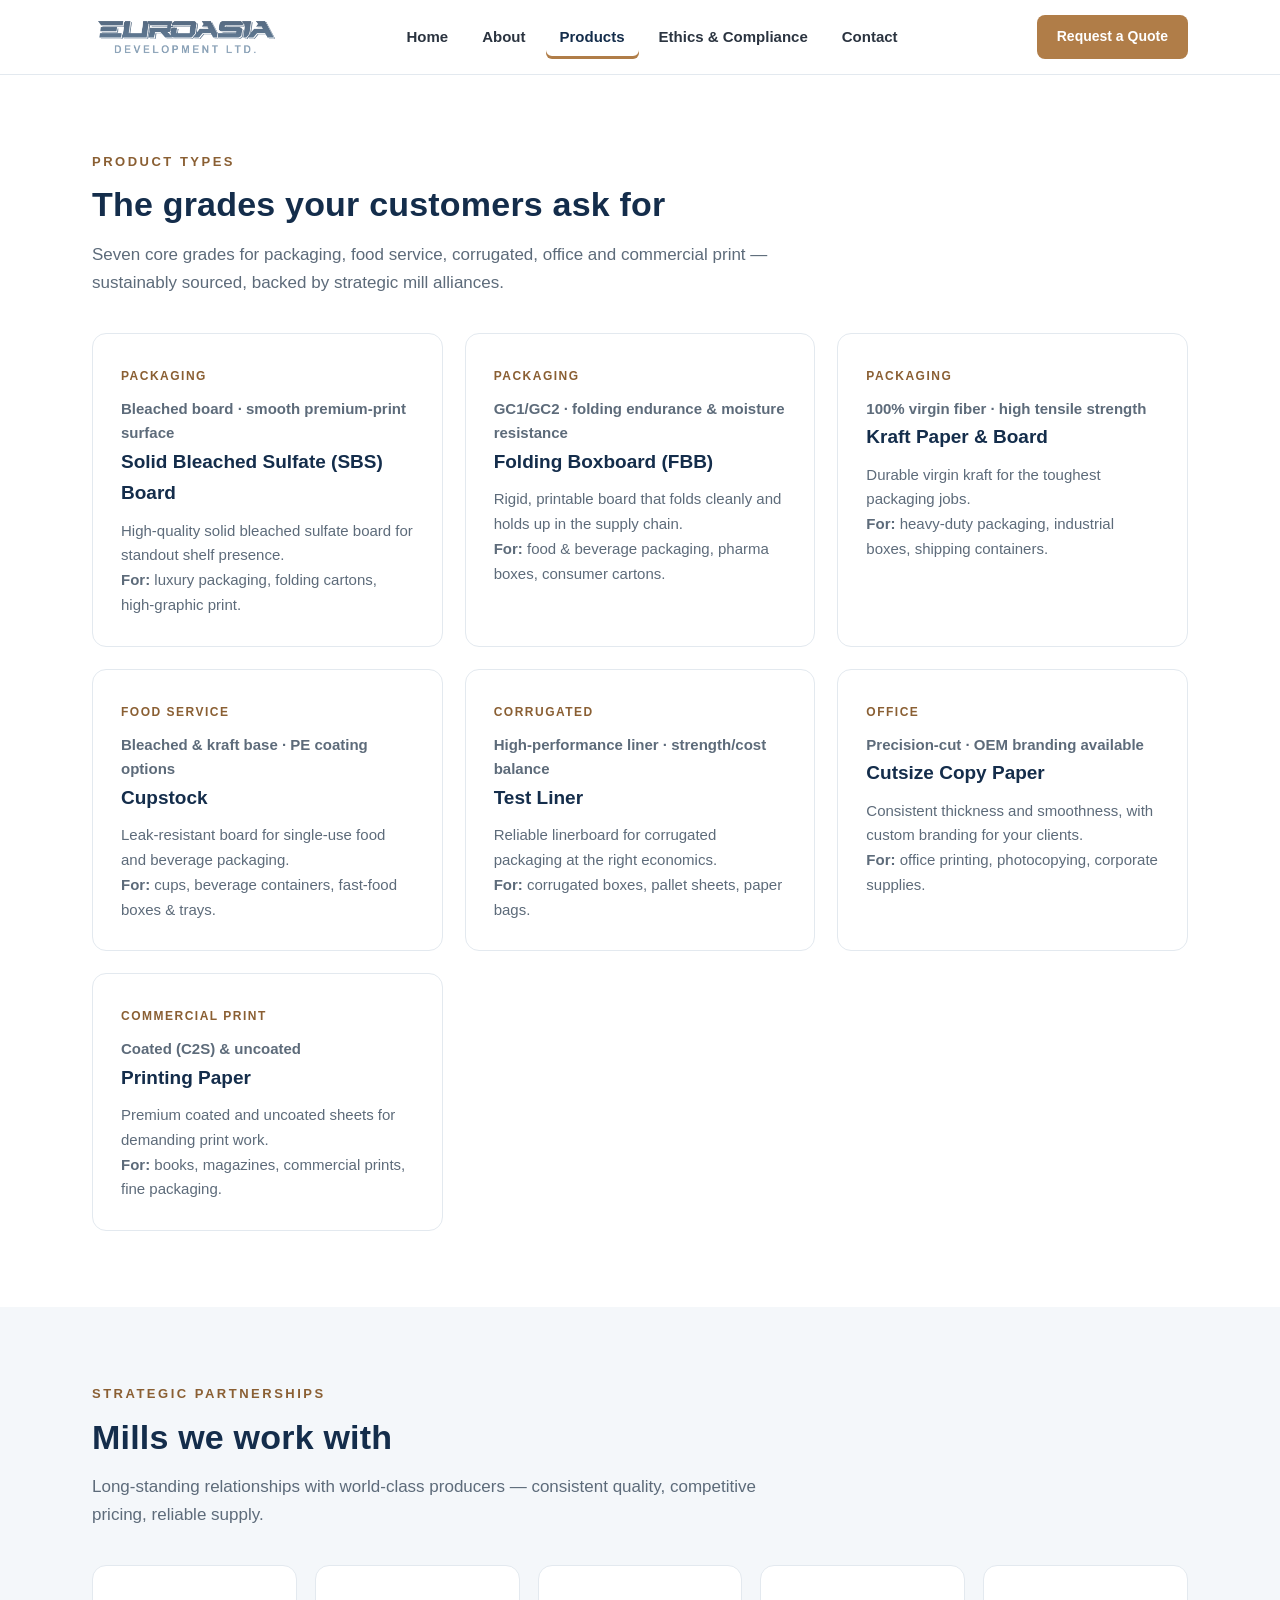
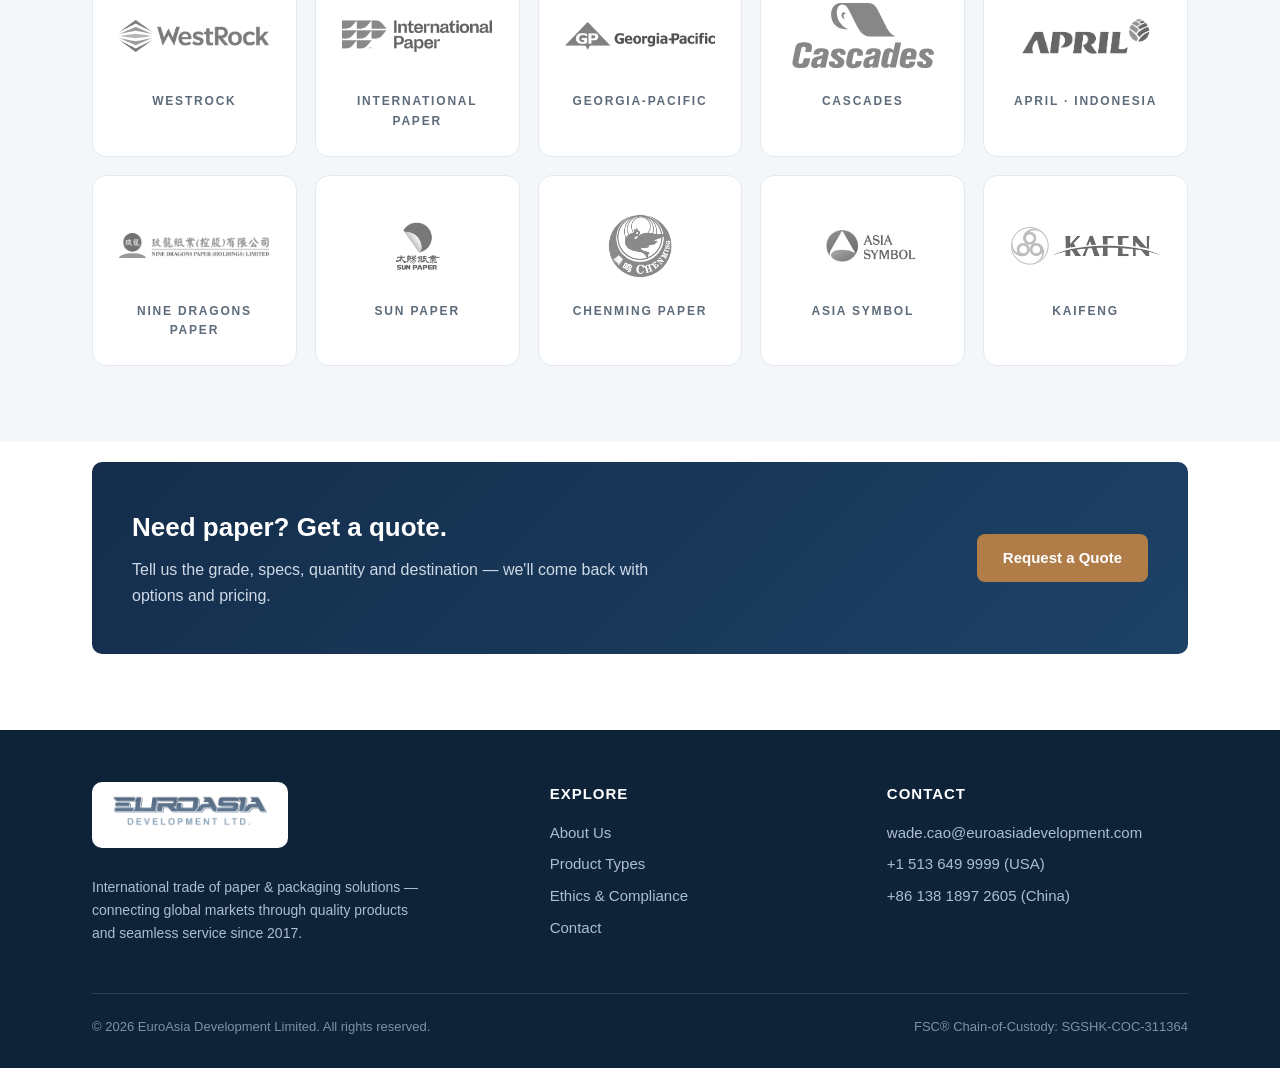
<file: products.html>
<!DOCTYPE html>
<html lang="en">
<head>
<meta charset="UTF-8">
<meta name="viewport" content="width=device-width, initial-scale=1.0">
<title>Product Types — EuroAsia Development Limited</title>
<meta name="description" content="SBS board, folding boxboard, kraft paper and board, cupstock, test liner, cutsize copy paper and printing paper — EuroAsia Development's product portfolio.">
<link rel="icon" href="assets/img/logo.png">
<link rel="stylesheet" href="assets/css/style.css">
</head>
<body>
<header class="site-header">
  <div class="wrap">
    <a class="brand" href="index.html" aria-label="EuroAsia Development home"><img src="assets/img/logo.png" alt="EuroAsia Development Limited"></a>
    <button class="nav-toggle" aria-label="Menu">&#9776;</button>
    <nav class="nav">
      <a href="index.html">Home</a>
      <a href="about.html">About</a>
      <a href="products.html" class="active">Products</a>
      <a href="ethics.html">Ethics &amp; Compliance</a>
      <a href="contact.html">Contact</a>
    </nav>
    <a class="btn kraft btn-sm header-cta" href="contact.html">Request a Quote</a>
  </div>
</header>

<section class="section">
  <div class="wrap">
    <p class="kicker reveal">Product Types</p>
    <h2 class="sec-title reveal">The grades your customers ask for</h2>
    <p class="sec-sub">Seven core grades for packaging, food service, corrugated, office and commercial print — sustainably sourced, backed by strategic mill alliances.</p>

    <div class="grid3" style="margin-top:30px">
      <div class="card reveal">
        <span class="tag">Packaging</span>
        <p class="spec">Bleached board · smooth premium-print surface</p>
        <h3>Solid Bleached Sulfate (SBS) Board</h3>
        <p>High-quality solid bleached sulfate board for standout shelf presence.</p>
        <p class="apps"><strong>For:</strong> luxury packaging, folding cartons, high-graphic print.</p>
      </div>
      <div class="card reveal">
        <span class="tag">Packaging</span>
        <p class="spec">GC1/GC2 · folding endurance &amp; moisture resistance</p>
        <h3>Folding Boxboard (FBB)</h3>
        <p>Rigid, printable board that folds cleanly and holds up in the supply chain.</p>
        <p class="apps"><strong>For:</strong> food &amp; beverage packaging, pharma boxes, consumer cartons.</p>
      </div>
      <div class="card reveal">
        <span class="tag">Packaging</span>
        <p class="spec">100% virgin fiber · high tensile strength</p>
        <h3>Kraft Paper &amp; Board</h3>
        <p>Durable virgin kraft for the toughest packaging jobs.</p>
        <p class="apps"><strong>For:</strong> heavy-duty packaging, industrial boxes, shipping containers.</p>
      </div>
      <div class="card reveal">
        <span class="tag">Food Service</span>
        <p class="spec">Bleached &amp; kraft base · PE coating options</p>
        <h3>Cupstock</h3>
        <p>Leak-resistant board for single-use food and beverage packaging.</p>
        <p class="apps"><strong>For:</strong> cups, beverage containers, fast-food boxes &amp; trays.</p>
      </div>
      <div class="card reveal">
        <span class="tag">Corrugated</span>
        <p class="spec">High-performance liner · strength/cost balance</p>
        <h3>Test Liner</h3>
        <p>Reliable linerboard for corrugated packaging at the right economics.</p>
        <p class="apps"><strong>For:</strong> corrugated boxes, pallet sheets, paper bags.</p>
      </div>
      <div class="card reveal">
        <span class="tag">Office</span>
        <p class="spec">Precision-cut · OEM branding available</p>
        <h3>Cutsize Copy Paper</h3>
        <p>Consistent thickness and smoothness, with custom branding for your clients.</p>
        <p class="apps"><strong>For:</strong> office printing, photocopying, corporate supplies.</p>
      </div>
      <div class="card reveal">
        <span class="tag">Commercial Print</span>
        <p class="spec">Coated (C2S) &amp; uncoated</p>
        <h3>Printing Paper</h3>
        <p>Premium coated and uncoated sheets for demanding print work.</p>
        <p class="apps"><strong>For:</strong> books, magazines, commercial prints, fine packaging.</p>
      </div>
    </div>
  </div>
</section>

<section class="section soft partners">
  <div class="wrap">
    <p class="kicker reveal">Strategic Partnerships</p>
    <h2 class="sec-title reveal">Mills we work with</h2>
    <p class="sec-sub reveal">Long-standing relationships with world-class producers — consistent quality, competitive pricing, reliable supply.</p>
    <div class="partner-grid">
      <div class="partner-card reveal"><div class="partner-logo"><img src="assets/img/partners/westrock.png" alt="WestRock"></div><div class="partner-name">WestRock</div></div>
      <div class="partner-card reveal"><div class="partner-logo"><img src="assets/img/partners/intlpaper.png" alt="International Paper"></div><div class="partner-name">International Paper</div></div>
      <div class="partner-card reveal"><div class="partner-logo"><img src="assets/img/partners/georgiapacific.png" alt="Georgia-Pacific"></div><div class="partner-name">Georgia-Pacific</div></div>
      <div class="partner-card reveal"><div class="partner-logo"><img src="assets/img/partners/cascades.svg" alt="Cascades"></div><div class="partner-name">Cascades</div></div>
      <div class="partner-card reveal"><div class="partner-logo"><img src="assets/img/partners/april.png" alt="APRIL"></div><div class="partner-name">APRIL · Indonesia</div></div>
      <div class="partner-card reveal"><div class="partner-logo"><img src="assets/img/partners/ninedragons.png" alt="Nine Dragons Paper"></div><div class="partner-name">Nine Dragons Paper</div></div>
      <div class="partner-card reveal"><div class="partner-logo"><img src="assets/img/partners/sunpaper.png" alt="Sun Paper"></div><div class="partner-name">Sun Paper</div></div>
      <div class="partner-card reveal"><div class="partner-logo"><img src="assets/img/partners/chenming.png" alt="Chenming Paper"></div><div class="partner-name">Chenming Paper</div></div>
      <div class="partner-card reveal"><div class="partner-logo"><img src="assets/img/partners/asiasymbol.jpg" alt="Asia Symbol"></div><div class="partner-name">Asia Symbol</div></div>
      <div class="partner-card reveal"><div class="partner-logo"><img src="assets/img/partners/kaifeng.png" alt="Kaifeng"></div><div class="partner-name">Kaifeng</div></div>
    </div>
  </div>
</section>

<section class="section" style="padding-top:20px">
  <div class="wrap">
    <div class="cta-band">
      <div><h2>Need paper? Get a quote.</h2><p>Tell us the grade, specs, quantity and destination — we'll come back with options and pricing.</p></div>
      <a class="btn kraft" href="contact.html">Request a Quote</a>
    </div>
  </div>
</section>

<footer>
  <div class="wrap">
    <div class="foot-grid">
      <div>
        <span class="foot-logo"><img src="assets/img/logo.png" alt="EuroAsia Development Limited"></span>
        <p style="font-size:14px;max-width:340px">International trade of paper &amp; packaging solutions — connecting global markets through quality products and seamless service since 2017.</p>
      </div>
      <div>
        <h4>Explore</h4>
        <a href="about.html">About Us</a>
        <a href="products.html">Product Types</a>
        <a href="ethics.html">Ethics &amp; Compliance</a>
        <a href="contact.html">Contact</a>
      </div>
      <div>
        <h4>Contact</h4>
        <a href="mailto:wade.cao@euroasiadevelopment.com">wade.cao@euroasiadevelopment.com</a>
        <a href="tel:+15136499999">+1 513 649 9999 (USA)</a>
        <a href="tel:+8613818972605">+86 138 1897 2605 (China)</a>
      </div>
    </div>
    <div class="copyright">
      <span>&copy; <span data-year>2026</span> EuroAsia Development Limited. All rights reserved.</span>
      <span>FSC&reg; Chain-of-Custody: SGSHK-COC-311364</span>
    </div>
  </div>
</footer>
<script src="assets/js/main.js"></script>
</body>
</html>
</file>
<file: assets/css/style.css>
/* EuroAsia Development — brand: navy #142D4B, steel #306084, kraft #B07D48 */
:root{
  --navy:#142D4B; --steel:#306084; --steel-lt:#60809E;
  --kraft:#B07D48; --kraft-dk:#8A5F33;
  --ink:#2b3440; --muted:#5d6b7a; --line:#e3e9ef;
  --bg:#ffffff; --bg-soft:#f4f7fa; --bg-navy:#0f2338;
  --radius:10px; --maxw:1140px;
}
*{box-sizing:border-box}
html{scroll-behavior:smooth}
body{margin:0;font-family:-apple-system,BlinkMacSystemFont,"Segoe UI",Roboto,"Helvetica Neue",Arial,sans-serif;color:var(--ink);line-height:1.65;background:var(--bg);font-size:16px}
img{max-width:100%;height:auto}
a{color:var(--steel);text-decoration:none}
a:hover{color:var(--navy)}
.wrap{max-width:var(--maxw);margin:0 auto;padding:0 22px}

/* header */
.site-header{position:sticky;top:0;z-index:50;background:#fff;border-bottom:1px solid var(--line)}
.site-header .wrap{display:flex;align-items:center;justify-content:space-between;height:74px}
.brand img{height:44px;display:block}
.nav{display:flex;gap:6px;align-items:center}
.nav a{padding:10px 14px;color:var(--ink);font-weight:600;font-size:15px;border-radius:6px}
.nav a:hover{background:var(--bg-soft);color:var(--navy)}
.nav a.active{color:var(--navy);box-shadow:inset 0 -3px 0 var(--kraft)}
.btn{display:inline-block;background:var(--navy);color:#fff!important;padding:12px 26px;border-radius:8px;font-weight:700;border:0;cursor:pointer;font-size:15px}
.btn:hover{background:var(--steel);color:#fff!important}
.btn.kraft{background:var(--kraft)}
.btn.kraft:hover{background:var(--kraft-dk)}
.nav-toggle{display:none;background:none;border:0;font-size:26px;cursor:pointer;color:var(--navy);padding:8px}

/* hero */
.hero{background:linear-gradient(135deg,var(--bg-navy) 0%,var(--navy) 60%,#1d4266 100%);color:#fff;padding:88px 0 76px;position:relative;overflow:hidden}
.hero:after{content:"";position:absolute;right:-80px;top:-80px;width:340px;height:340px;border:26px solid rgba(176,125,72,.28);border-radius:50%}
.hero h1{font-size:clamp(30px,4.6vw,50px);margin:0 0 14px;line-height:1.2;letter-spacing:.2px}
.hero p.lead{font-size:18px;max-width:640px;color:#cfdae6;margin:0 0 30px}
.hero .cta-row{display:flex;gap:14px;flex-wrap:wrap}
.btn.ghost{background:transparent;border:2px solid rgba(255,255,255,.55);color:#fff!important}
.btn.ghost:hover{border-color:#fff;background:rgba(255,255,255,.08)}
.hero-logo{background:#fff;border-radius:12px;padding:14px 22px;display:inline-block;margin-bottom:26px}
.hero-logo img{height:52px}

/* sections */
.section{padding:64px 0}
.section.soft{background:var(--bg-soft)}
.kicker{color:var(--kraft-dk);font-weight:800;letter-spacing:2.5px;text-transform:uppercase;font-size:13px;margin:0 0 10px}
h2.sec-title{font-size:clamp(24px,3vw,34px);color:var(--navy);margin:0 0 14px;line-height:1.3}
.sec-sub{color:var(--muted);max-width:720px;margin:0 0 36px;font-size:17px}
.grid3{display:grid;grid-template-columns:repeat(3,1fr);gap:22px}
.grid4{display:grid;grid-template-columns:repeat(4,1fr);gap:22px}
.card{background:#fff;border:1px solid var(--line);border-radius:var(--radius);padding:28px;transition:transform .15s ease,box-shadow .15s ease}
.card:hover{transform:translateY(-3px);box-shadow:0 12px 28px rgba(20,45,75,.10)}
.card h3{margin:0 0 10px;color:var(--navy);font-size:19px}
.card p{margin:0;color:var(--muted);font-size:15px}
.card .tag{display:inline-block;font-size:12px;font-weight:800;letter-spacing:1.5px;text-transform:uppercase;color:var(--kraft-dk);margin-bottom:10px}
.card ul{margin:10px 0 0;padding-left:18px;color:var(--muted);font-size:15px}
.card ul li{margin:4px 0}

/* feature rows */
.feature{display:grid;grid-template-columns:1fr 1fr;gap:44px;align-items:center;margin:0 0 56px}
.feature:last-child{margin-bottom:0}
.feature.rev>.f-text{order:2}
.feature h3{color:var(--navy);font-size:24px;margin:0 0 12px}
.feature p{color:var(--muted);margin:0 0 12px}
.f-num{font-size:64px;font-weight:800;color:var(--line);line-height:1;margin-bottom:8px}

/* badges / partners */
.badges{display:flex;flex-wrap:wrap;gap:12px;margin-top:8px}
.badge{border:1px solid var(--line);background:#fff;border-radius:999px;padding:10px 20px;font-weight:700;color:var(--navy);font-size:14px}
.fsc-strip{background:var(--bg-navy);color:#dfe8f1;border-radius:var(--radius);padding:30px 34px;display:flex;gap:22px;align-items:center;flex-wrap:wrap}
.fsc-strip strong{color:#fff;font-size:19px}
.fsc-strip a{color:#fff;text-decoration:underline}

/* contact */
.contact-grid{display:grid;grid-template-columns:1fr 1.2fr;gap:36px;align-items:start}
.info-card{background:var(--bg-soft);border-radius:var(--radius);padding:26px;margin-bottom:18px}
.info-card h4{margin:0 0 8px;color:var(--navy);font-size:15px;letter-spacing:1px;text-transform:uppercase}
.info-card p{margin:4px 0}
form.inquiry{background:#fff;border:1px solid var(--line);border-radius:var(--radius);padding:30px}
form.inquiry label{display:block;font-weight:700;margin:16px 0 6px;font-size:14px}
form.inquiry label:first-child{margin-top:0}
form.inquiry input,form.inquiry select,form.inquiry textarea{width:100%;padding:12px 14px;border:1px solid var(--line);border-radius:8px;font-size:15px;font-family:inherit}
form.inquiry textarea{min-height:130px;resize:vertical}
form.inquiry input:focus,form.inquiry select:focus,form.inquiry textarea:focus{outline:2px solid var(--steel-lt);border-color:var(--steel)}

/* footer */
footer{background:var(--bg-navy);color:#aebdd0;padding:52px 0 30px;margin-top:0}
.foot-grid{display:grid;grid-template-columns:1.4fr 1fr 1fr;gap:36px;margin-bottom:34px}
.foot-grid h4{color:#fff;margin:0 0 14px;font-size:15px;letter-spacing:1px;text-transform:uppercase}
.foot-grid a{color:#aebdd0;display:block;margin:7px 0;font-size:15px}
.foot-grid a:hover{color:#fff}
.foot-logo{background:#fff;border-radius:10px;padding:10px 16px;display:inline-block;margin-bottom:14px}
.foot-logo img{height:38px}
.copyright{border-top:1px solid rgba(255,255,255,.12);padding-top:22px;font-size:13px;color:#7e90a6;display:flex;justify-content:space-between;flex-wrap:wrap;gap:8px}

/* responsive */
@media(max-width:900px){
  .grid3,.grid4{grid-template-columns:1fr 1fr}
  .feature{grid-template-columns:1fr;gap:20px}
  .feature.rev>.f-text{order:0}
  .contact-grid{grid-template-columns:1fr}
  .foot-grid{grid-template-columns:1fr}
}
@media(max-width:640px){
  .grid3,.grid4{grid-template-columns:1fr}
  .nav{display:none;position:absolute;top:74px;left:0;right:0;background:#fff;flex-direction:column;align-items:stretch;padding:12px 22px 20px;border-bottom:1px solid var(--line);box-shadow:0 18px 30px rgba(0,0,0,.08)}
  .nav.open{display:flex}
  .nav-toggle{display:block}
  .hero{padding:60px 0 52px}
}

/* ---- v2: industry-pattern upgrades ---- */
.btn-sm{padding:10px 20px;font-size:14px}
.header-cta{margin-left:14px;white-space:nowrap}
.stats-bar{background:#fff;border-bottom:1px solid var(--line)}
.stats-bar .wrap{display:flex;flex-wrap:wrap;gap:0;justify-content:space-between;padding-top:26px;padding-bottom:26px}
.stat{flex:1 1 160px;text-align:center;padding:10px 14px;border-left:1px solid var(--line)}
.stat:first-child{border-left:0}
.stat .num{display:block;font-size:26px;font-weight:800;color:var(--navy)}
.stat .lbl{display:block;font-size:13px;color:var(--muted);margin-top:4px}
.trust-strip{display:flex;flex-wrap:wrap;gap:12px;align-items:center;margin-top:26px}
.trust-strip .t-label{font-size:13px;font-weight:800;letter-spacing:1.5px;text-transform:uppercase;color:var(--muted);margin-right:6px}
.news-list{display:grid;grid-template-columns:repeat(3,1fr);gap:22px;margin-top:26px}
.news-item{background:#fff;border:1px solid var(--line);border-radius:var(--radius);padding:22px}
.news-item .date{font-size:13px;font-weight:800;color:var(--kraft-dk);letter-spacing:1px;text-transform:uppercase}
.news-item p{margin:8px 0 0;font-size:15px}
.cta-band{background:linear-gradient(135deg,var(--navy),#1d4266);border-radius:var(--radius);padding:44px 40px;color:#fff;display:flex;align-items:center;justify-content:space-between;gap:24px;flex-wrap:wrap}
.cta-band h2{color:#fff;margin:0 0 8px;font-size:26px}
.cta-band p{margin:0;color:#cfdae6;max-width:520px}
.spec{font-size:13px;font-weight:700;color:var(--steel);margin:0 0 8px}
.apps{font-size:14px;color:var(--muted);margin:10px 0 0}
.standard-list{margin:18px 0 0;padding:0;list-style:none}
.standard-list li{padding:12px 0 12px 34px;position:relative;border-bottom:1px solid var(--line);color:var(--ink)}
.standard-list li:last-child{border-bottom:0}
.standard-list li:before{content:"✓";position:absolute;left:6px;color:var(--kraft-dk);font-weight:800}
@media(max-width:900px){.news-list{grid-template-columns:1fr}}
@media(max-width:640px){.header-cta{display:none}.stat{flex:1 1 45%}.stat:nth-child(3){border-left:0}}

/* ---- v3: elegant partner wall + polish ---- */
.partner-grid{display:grid;grid-template-columns:repeat(5,1fr);gap:18px;margin-top:36px}
.partner-card{background:#fff;border:1px solid var(--line);border-radius:14px;padding:32px 18px 24px;text-align:center;transition:transform .25s ease,box-shadow .25s ease,border-color .25s ease}
.partner-card:hover{transform:translateY(-5px);box-shadow:0 16px 34px rgba(20,45,75,.10);border-color:#cfd9e3}
.partner-logo{height:76px;display:flex;align-items:center;justify-content:center;margin-bottom:18px}
.partner-logo img{max-height:66px;max-width:150px;width:auto;object-fit:contain;filter:grayscale(1);opacity:.68;transition:filter .3s ease,opacity .3s ease,transform .3s ease}
.partner-card:hover .partner-logo img{filter:none;opacity:1;transform:scale(1.04)}
.partner-name{font-size:12px;font-weight:700;letter-spacing:1.8px;text-transform:uppercase;color:var(--muted)}
.partner-card:hover .partner-name{color:var(--navy)}
.partners-note{margin-top:26px;color:var(--muted);font-size:14px;max-width:640px}

/* scroll reveal */
.reveal{opacity:0;transform:translateY(22px);transition:opacity .7s ease,transform .7s ease}
.reveal.visible{opacity:1;transform:none}
@media (prefers-reduced-motion:reduce){.reveal{opacity:1;transform:none;transition:none}}

/* polish: airier sections, softer rules */
.section{padding:76px 0}
.sec-title{letter-spacing:.2px}
.card{border-radius:14px}
.hero h1{font-weight:700;letter-spacing:.3px}
footer{margin-top:0}
@media(max-width:900px){.partner-grid{grid-template-columns:repeat(3,1fr)}}
@media(max-width:640px){.partner-grid{grid-template-columns:repeat(2,1fr);gap:14px}.partner-card{padding:24px 12px 18px}.partner-logo{height:60px;margin-bottom:12px}.partner-logo img{max-height:52px;max-width:120px}}
</file>
